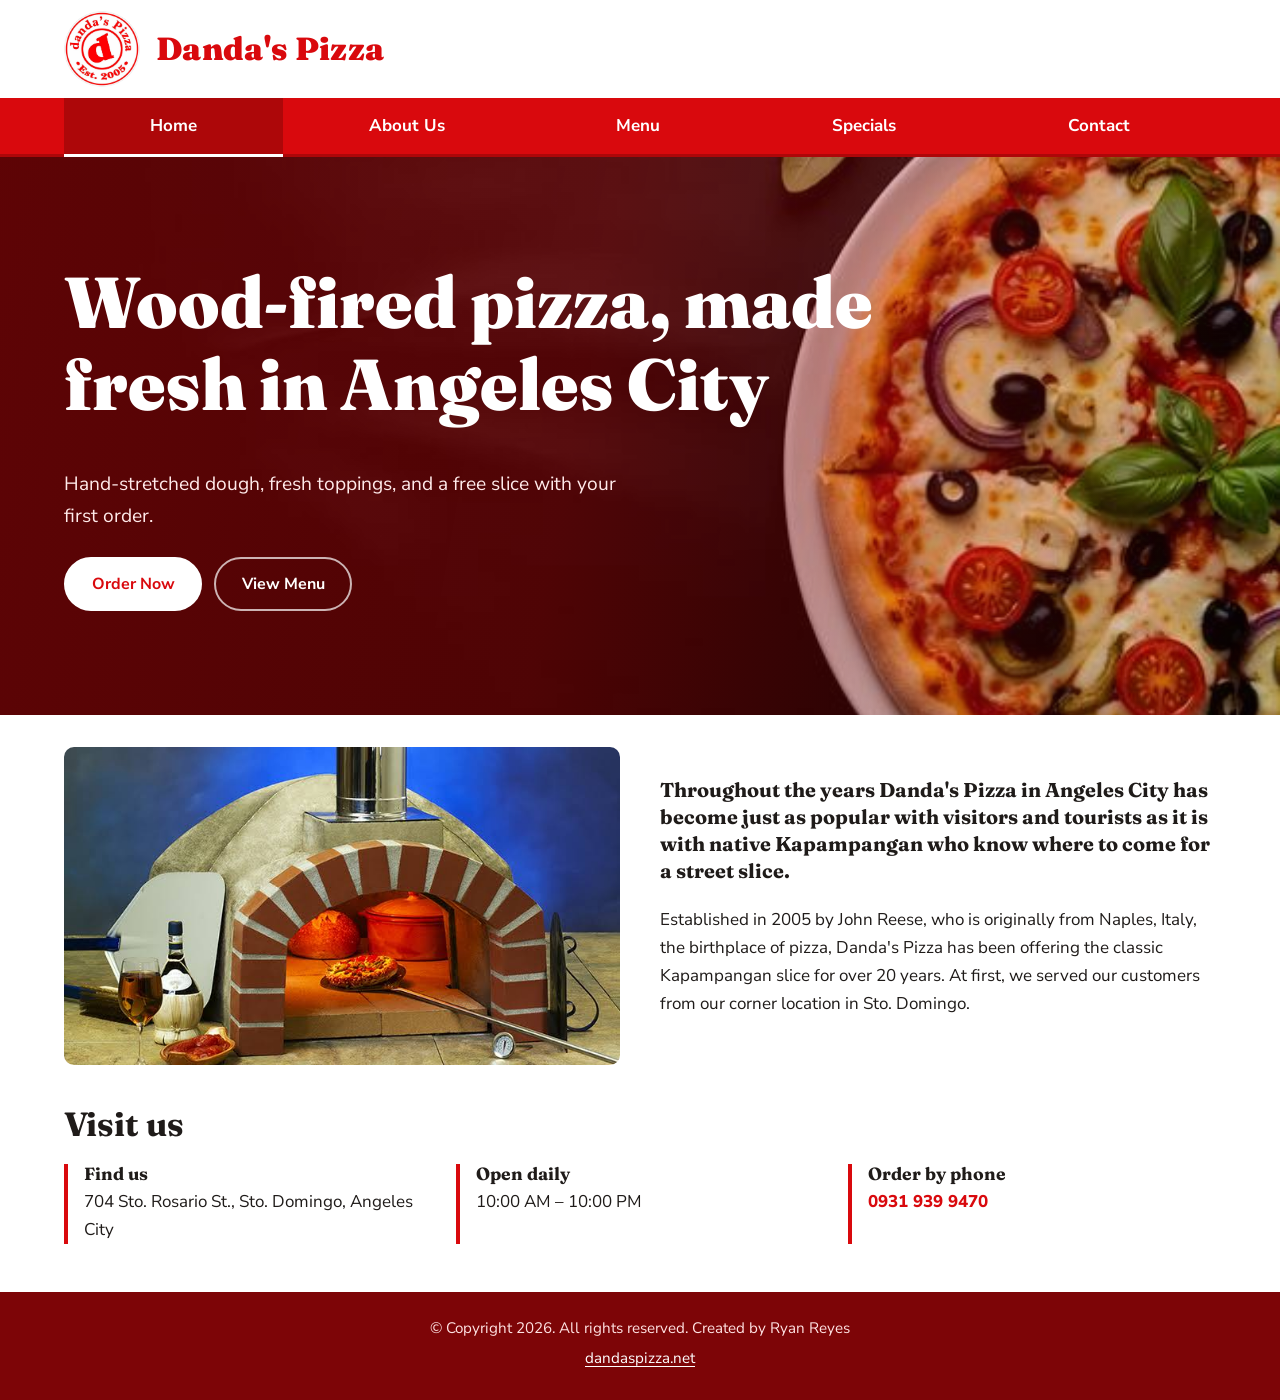
<file: index.html>
<!DOCTYPE html>
<html lang="en">
<head>
  <!--
  Name: Ryan Reyes
  Date: 2026-01-15
  Section: WD 202
  -->
  <meta charset="UTF-8">
  <meta name="viewport" content="width=device-width, initial-scale=1.0">
  <title>Danda's Pizza</title>
  <meta name="description" content="Wood-fired pizza, pasta and fries made fresh in Sto. Domingo, Angeles City. Hand-stretched dough, fresh toppings, and a free slice with your first order.">
  <link rel="preconnect" href="https://fonts.googleapis.com">
  <link rel="preconnect" href="https://fonts.gstatic.com" crossorigin>
  <link href="https://fonts.googleapis.com/css2?family=Fraunces:wght@700;900&family=Nunito+Sans:wght@400;600;700&display=swap" rel="stylesheet">
  <script>document.documentElement.classList.add("js");</script>
  <link rel="stylesheet" href="style.css">
  <link rel="shortcut icon" href="img/favicon.ico">
  <link rel="icon" type="image/png" sizes="32x32" href="img/favicon-32x32.png">
  <link rel="apple-touch-icon" sizes="180x180" href="img/apple-touch-icon.png">
</head>

<body>
  <a class="skip-link" href="#main">Skip to content</a>
  <div id="container">
    <header>
      <a href="index.html">
        <img src="img/danda's_main_logo.jpg" alt="Danda's Logo" />
      </a>
      <p class="brand">Danda's Pizza</p>
      <button class="nav-toggle" type="button" aria-expanded="false" aria-controls="site-nav" aria-label="Open menu">
        <span class="bars" aria-hidden="true"></span>
      </button>
    </header>

    <nav id="site-nav" aria-label="Main">
      <ul>
        <li><a href="index.html" aria-current="page">Home</a></li>
        <li><a href="about.html">About Us</a></li>
        <li><a href="menu.html">Menu</a></li>
        <li><a href="special.html">Specials</a></li>
        <li><a href="contact.html">Contact</a></li>
      </ul>
    </nav>

    <main id="main">
      <section class="hero">
        <h1>Wood-fired pizza, made fresh in Angeles City</h1>
        <p>Hand-stretched dough, fresh toppings, and a free slice with your first order.</p>
        <div class="hero-actions">
          <a href="tel:+639319399470" class="btn">Order Now</a>
          <a href="menu.html" class="btn-outline">View Menu</a>
        </div>
      </section>
      <section class="story about-split">
        <figure class="about-figure">
          <img src="img/woodfire.jpg" alt="Hand-stretching fresh pizza dough" loading="lazy">
        </figure>
        <div class="about-text">
          <p class="lead">Throughout the years Danda's Pizza in Angeles City has become just as popular with visitors and tourists as it is with native Kapampangan who know where to come for a street slice.</p>
          <p>Established in 2005 by John Reese, who is originally from Naples, Italy, the birthplace of pizza, Danda's Pizza has been offering the classic Kapampangan slice for over 20 years. At first, we served our customers from our corner location in Sto. Domingo.</p>
        </div>
      </section>

      <section class="visit">
        <h2>Visit us</h2>
        <div class="visit-grid">
          <div>
            <h3>Find us</h3>
            <p>704 Sto. Rosario St., Sto. Domingo, Angeles City</p>
          </div>
          <div>
            <h3>Open daily</h3>
            <p>10:00 AM &ndash; 10:00 PM</p>
          </div>
          <div>
            <h3>Order by phone</h3>
            <p><a href="tel:+639319399470" class="tel-link">0931 939 9470</a></p>
          </div>
        </div>
      </section>
    </main>

    <footer>
      <p>&copy; Copyright 2026. All rights reserved. Created by Ryan Reyes</p>
      <p><a href="http://dandaspizza.net">dandaspizza.net</a></p>
    </footer>
  </div>
  <script>
    const deals = [
      "Sunday: 10% off your entire order",
      "Monday: Buy 1 Get 1 Half Off (Overload & Hawaiian)",
      "Tuesday: 20% off family size orders",
      "Wednesday: Free garlic bread with any large pizza",
      "Thursday: Pasta combo (Lasagna or Carbonara + drink), 15% off",
      "Friday: Free 1.5L soda with a bucket of fries",
      "Saturday: Kids eat free (All Cheese slice) with an adult meal"
    ];
    const deal = document.getElementById("today-deal");
    if (deal) deal.textContent = deals[new Date().getDay()];
  </script>
  <script src="script.js"></script>
</body>
</html>
</file>
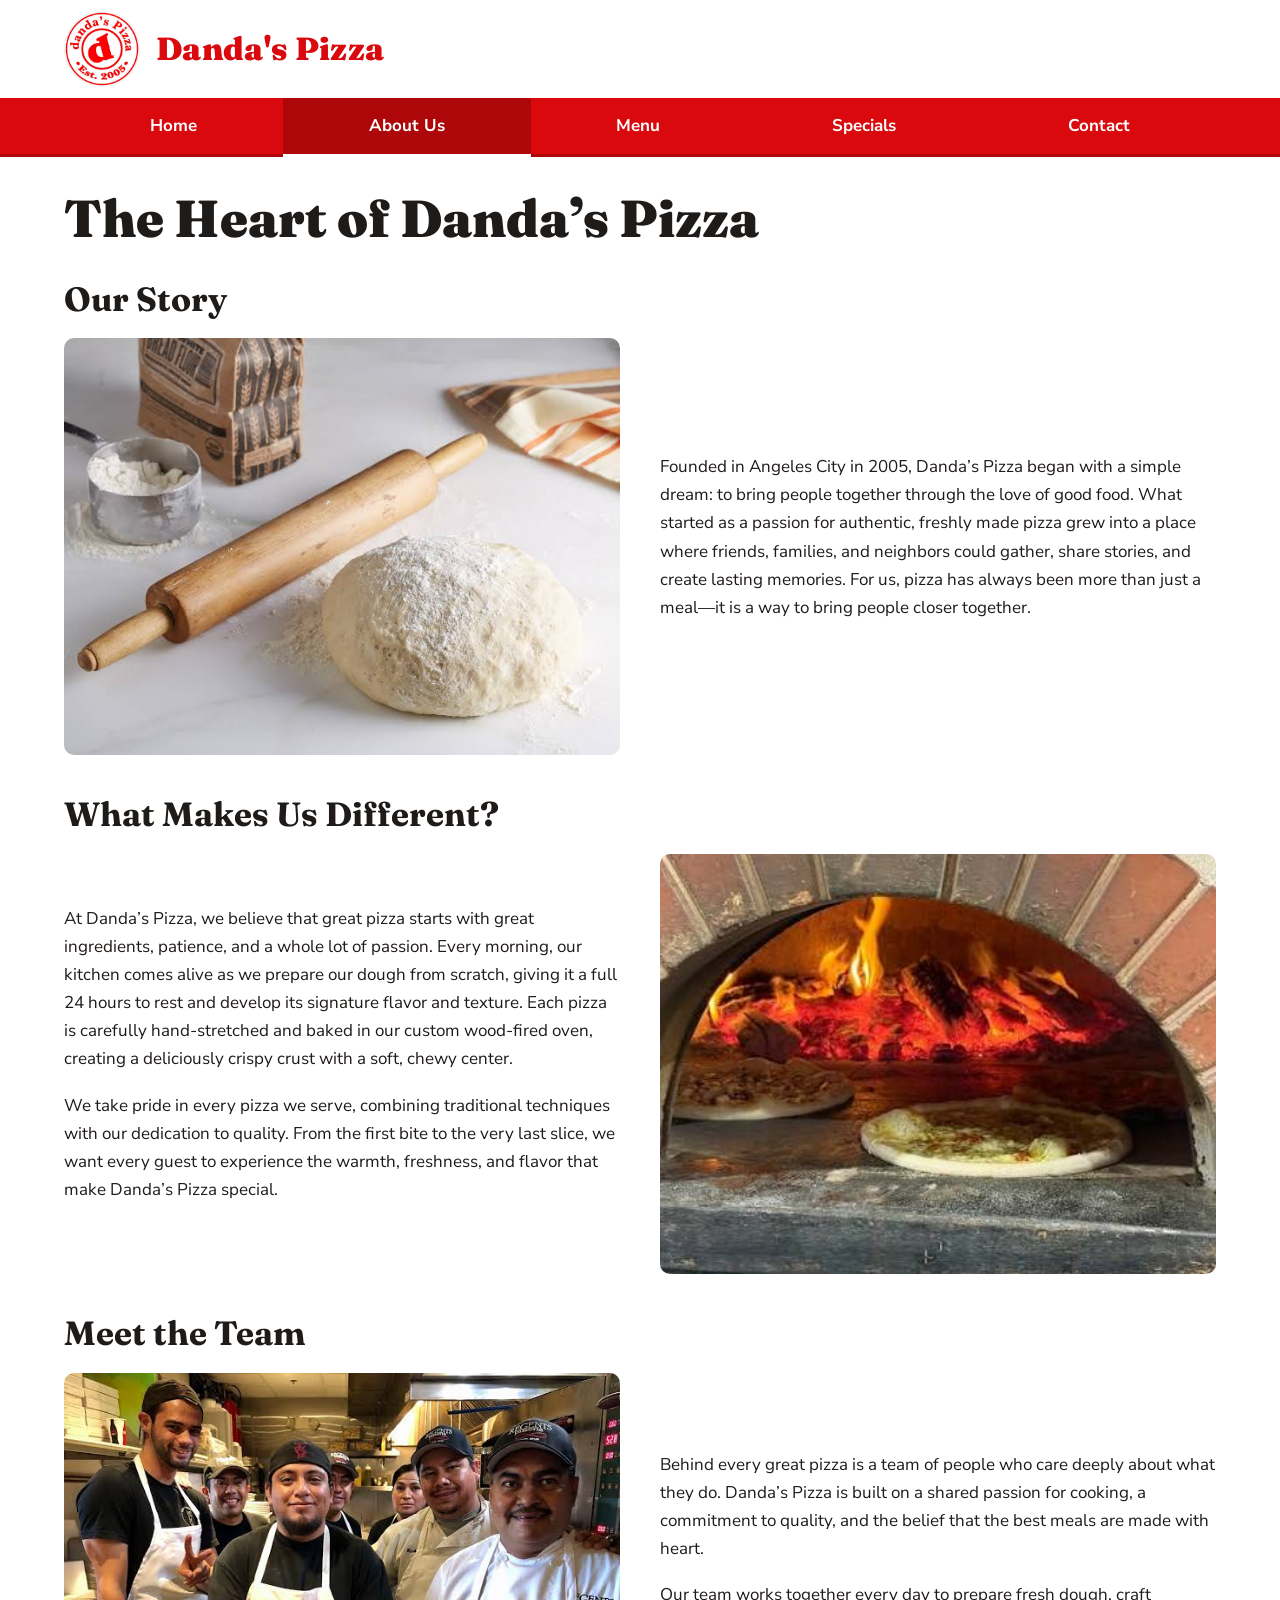
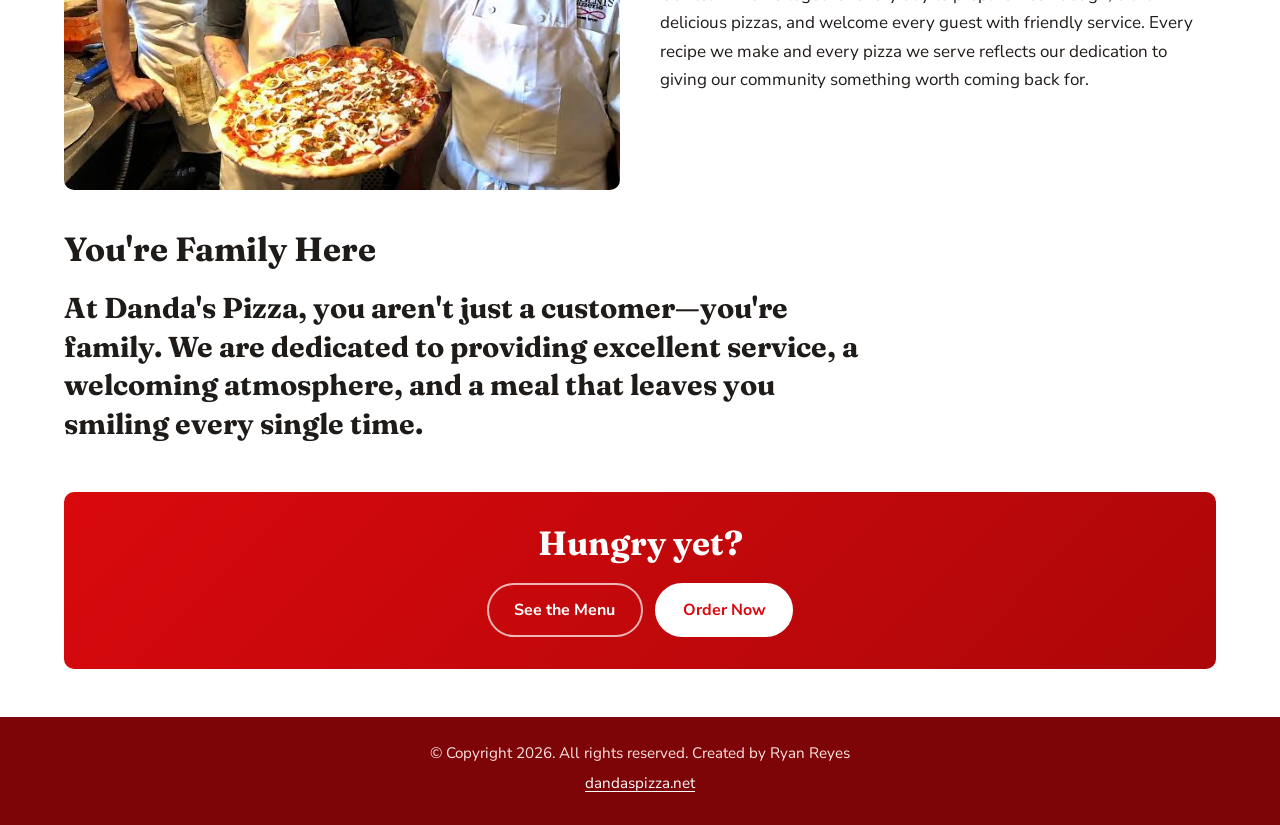
<file: about.html>
<!DOCTYPE html>
<html lang="en">
<head>
  <!--
  Name: Ryan Reyes
  Date: 2026-01-15
  Section: WD 202
  -->
  <meta charset="UTF-8">
  <meta name="viewport" content="width=device-width, initial-scale=1.0">
  <title>About Us - Danda's Pizza</title>
  <meta name="description" content="Meet the family behind Danda's Pizza in Angeles City: hand-stretched dough rested 24 hours and baked in our custom wood-fired oven.">
  <link rel="preconnect" href="https://fonts.googleapis.com">
  <link rel="preconnect" href="https://fonts.gstatic.com" crossorigin>
  <link href="https://fonts.googleapis.com/css2?family=Fraunces:wght@700;900&family=Nunito+Sans:wght@400;600;700&display=swap" rel="stylesheet">
  <script>document.documentElement.classList.add("js");</script>
  <link rel="stylesheet" href="style.css">
  <link rel="shortcut icon" href="img/favicon.ico">
  <link rel="icon" type="image/png" sizes="32x32" href="img/favicon-32x32.png">
  <link rel="apple-touch-icon" sizes="180x180" href="img/apple-touch-icon.png">
</head>

<body>
  <a class="skip-link" href="#main">Skip to content</a>
  <div id="container">
    <header>
      <a href="index.html">
        <img src="img/danda's_main_logo.jpg" alt="Danda's Logo" />
      </a>
      <p class="brand">Danda's Pizza</p>
      <button class="nav-toggle" type="button" aria-expanded="false" aria-controls="site-nav" aria-label="Open menu">
        <span class="bars" aria-hidden="true"></span>
      </button>
    </header>

    <nav id="site-nav" aria-label="Main">
      <ul>
        <li><a href="index.html">Home</a></li>
        <li><a href="about.html" aria-current="page">About Us</a></li>
        <li><a href="menu.html">Menu</a></li>
        <li><a href="special.html">Specials</a></li>
        <li><a href="contact.html">Contact</a></li>
      </ul>
    </nav>

    <main id="main">
      <h1>The Heart of Danda’s Pizza</h1>

      <section id="story">
        <h2>Our Story</h2>
        <div class="about-split">
          <figure class="about-figure">
            <img src="img/pizza_dough.jpg" alt="Preparing fresh pizza dough from scratch">
          </figure>
          <div class="about-text">
            <p>Founded in Angeles City in 2005, Danda’s Pizza began with a simple dream: to bring people together through the love of good food. What started as a passion for authentic, freshly made pizza grew into a place where friends, families, and neighbors could gather, share stories, and create lasting memories. For us, pizza has always been more than just a meal—it is a way to bring people closer together.</p>
          </div>
        </div>
      </section>

      <section id="difference">
        <h2>What Makes Us Different?</h2>
        <div class="about-split reverse">
          <figure class="about-figure">
            <img src="img/woodfire_oven.jpg" alt="Pizzas baking over real flames in our wood-fired oven">
          </figure>
          <div class="about-text">
            <p>At Danda’s Pizza, we believe that great pizza starts with great ingredients, patience, and a whole lot of passion. Every morning, our kitchen comes alive as we prepare our dough from scratch, giving it a full 24 hours to rest and develop its signature flavor and texture. Each pizza is carefully hand-stretched and baked in our custom wood-fired oven, creating a deliciously crispy crust with a soft, chewy center.</p>
            <p>We take pride in every pizza we serve, combining traditional techniques with our dedication to quality. From the first bite to the very last slice, we want every guest to experience the warmth, freshness, and flavor that make Danda’s Pizza special.</p>
          </div>
        </div>
      </section>

      <section id="team">
        <h2>Meet the Team</h2>
        <div class="about-split">
          <figure class="about-figure">
            <img src="img/pizza_team.jpg" alt="The team outside Danda's Pizza">
          </figure>
          <div class="about-text">
            <p>Behind every great pizza is a team of people who care deeply about what they do. Danda’s Pizza is built on a shared passion for cooking, a commitment to quality, and the belief that the best meals are made with heart.</p>
            <p>Our team works together every day to prepare fresh dough, craft delicious pizzas, and welcome every guest with friendly service. Every recipe we make and every pizza we serve reflects our dedication to giving our community something worth coming back for.</p>
          </div>
        </div>
      </section>

      <section id="family">
        <h2>You're Family Here</h2>
        <p class="statement">At Danda's Pizza, you aren't just a customer&mdash;you're family. We are dedicated to providing excellent service, a welcoming atmosphere, and a meal that leaves you smiling every single time.</p>
      </section>

      <div class="cta-band">
        <h2>Hungry yet?</h2>
        <div class="hero-actions">
          <a href="menu.html" class="btn-outline">See the Menu</a>
          <a href="tel:+639319399470" class="btn">Order Now</a>
        </div>
      </div>
    </main>

    <footer>
      <p>&copy; Copyright 2026. All rights reserved. Created by Ryan Reyes</p>
      <p><a href="http://dandaspizza.net">dandaspizza.net</a></p>
    </footer>
  </div>
  <script src="script.js"></script>
</body>
</html>
</file>
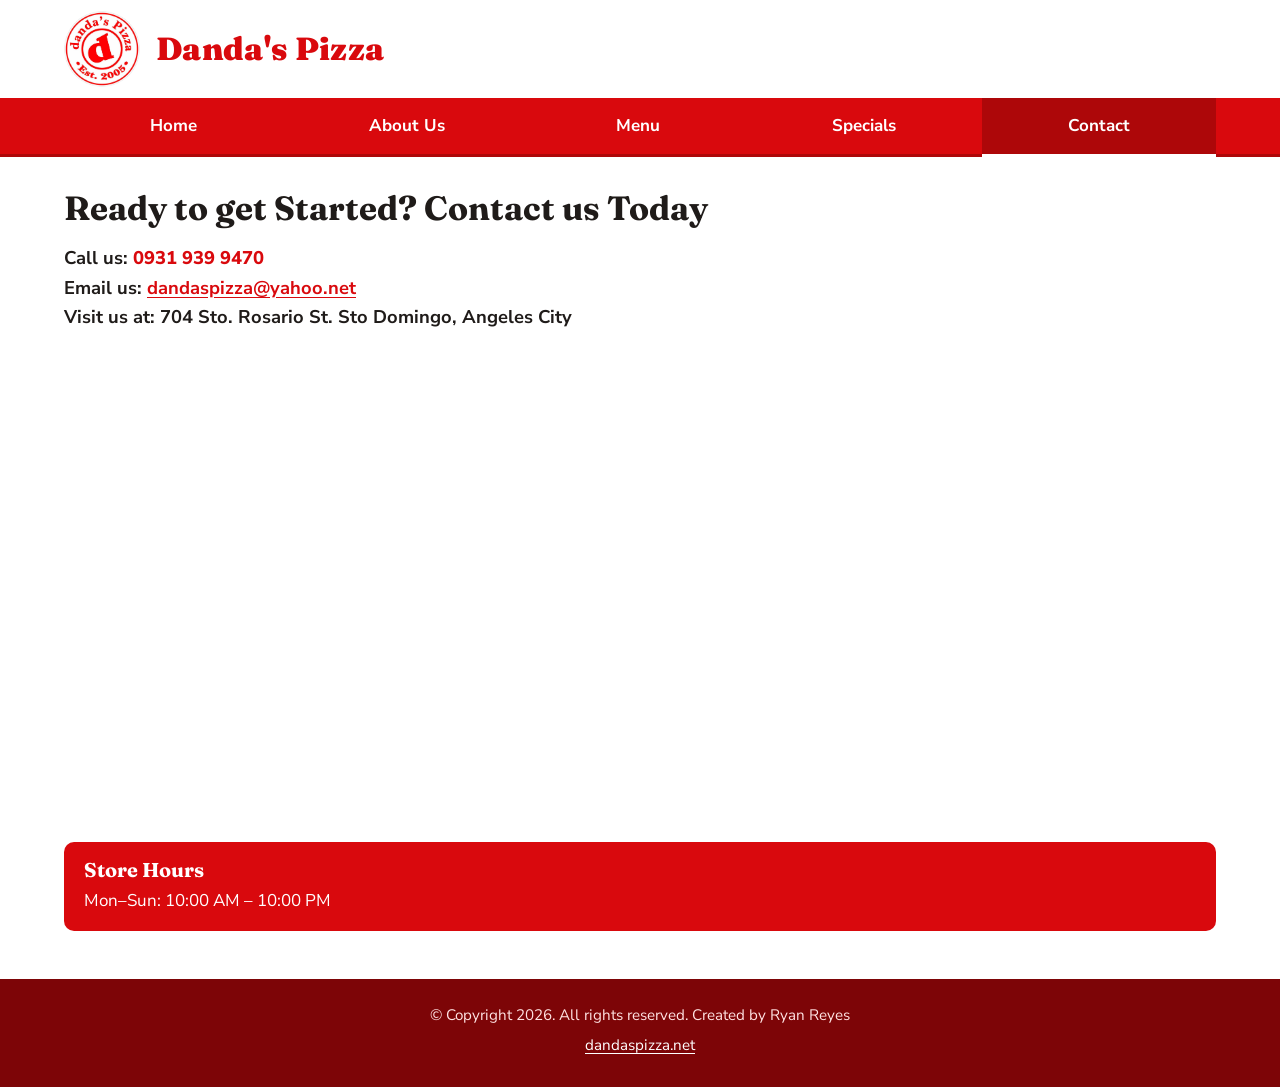
<file: contact.html>
<!DOCTYPE html>
<html lang="en">
<head>
  <!--
  Name: Ryan Reyes
  Date: 2026-01-15
  Section: WD 202
  -->
  <meta charset="UTF-8">
  <meta name="viewport" content="width=device-width, initial-scale=1.0">
  <title>Contact Us - Danda's Pizza</title>
  <meta name="description" content="Call, email, or visit Danda's Pizza at 704 Sto. Rosario St., Sto. Domingo, Angeles City. Open daily 10 AM to 10 PM.">
  <link rel="preconnect" href="https://fonts.googleapis.com">
  <link rel="preconnect" href="https://fonts.gstatic.com" crossorigin>
  <link href="https://fonts.googleapis.com/css2?family=Fraunces:wght@700;900&family=Nunito+Sans:wght@400;600;700&display=swap" rel="stylesheet">
  <script>document.documentElement.classList.add("js");</script>
  <link rel="stylesheet" href="style.css">
  <link rel="shortcut icon" href="img/favicon.ico">
  <link rel="icon" type="image/png" sizes="32x32" href="img/favicon-32x32.png">
  <link rel="apple-touch-icon" sizes="180x180" href="img/apple-touch-icon.png">
</head>

<body>
  <a class="skip-link" href="#main">Skip to content</a>
  <div id="container">
    <header>
      <a href="index.html">
        <img src="img/danda's_main_logo.jpg" alt="Danda's Logo" />
      </a>
      <p class="brand">Danda's Pizza</p>
      <button class="nav-toggle" type="button" aria-expanded="false" aria-controls="site-nav" aria-label="Open menu">
        <span class="bars" aria-hidden="true"></span>
      </button>
    </header>

    <nav id="site-nav" aria-label="Main">
      <ul>
        <li><a href="index.html">Home</a></li>
        <li><a href="about.html">About Us</a></li>
        <li><a href="menu.html">Menu</a></li>
        <li><a href="special.html">Specials</a></li>
        <li><a href="contact.html" aria-current="page">Contact</a></li>
      </ul>
    </nav>

    <main id="main">
      <section id="contact">
        <h2>Ready to get Started? Contact us Today</h2>
        <h3>Call us: <a href="tel:+639319399470" class="tel-link">0931 939 9470</a></h3>
        <h3>Email us: <a href="mailto:dandaspizza@yahoo.net" class="contact-email-link">dandaspizza@yahoo.net</a></h3>
        <h3>Visit us at: 704 Sto. Rosario St. Sto Domingo, Angeles City</h3>
        <iframe class="map" src="https://www.google.com/maps/embed?pb=!3m2!1sen!2sph!4v1785929539257!5m2!1sen!2sph!6m8!1m7!1sDUNP_WvwQi7roNYIYuZ-tA!2m2!1d15.12654942748949!2d120.5972105391958!3f180.46936796035843!4f1.1063073337973606!5f0.7820865974627469" width="600" height="450" style="border:0;" allowfullscreen="" loading="lazy" referrerpolicy="strict-origin-when-cross-origin"></iframe>
      </section>

      <aside class="hours">
        <h3>Store Hours</h3>
        <ul>
          <li>Mon–Sun: 10:00 AM – 10:00 PM</li>
        </ul>
      </aside>
    </main>

    <footer>
      <p>&copy; Copyright 2026. All rights reserved. Created by Ryan Reyes</p>
      <p><a href="http://dandaspizza.net">dandaspizza.net</a></p>
    </footer>
  </div>
  <script src="script.js"></script>
</body>
</html>
</file>
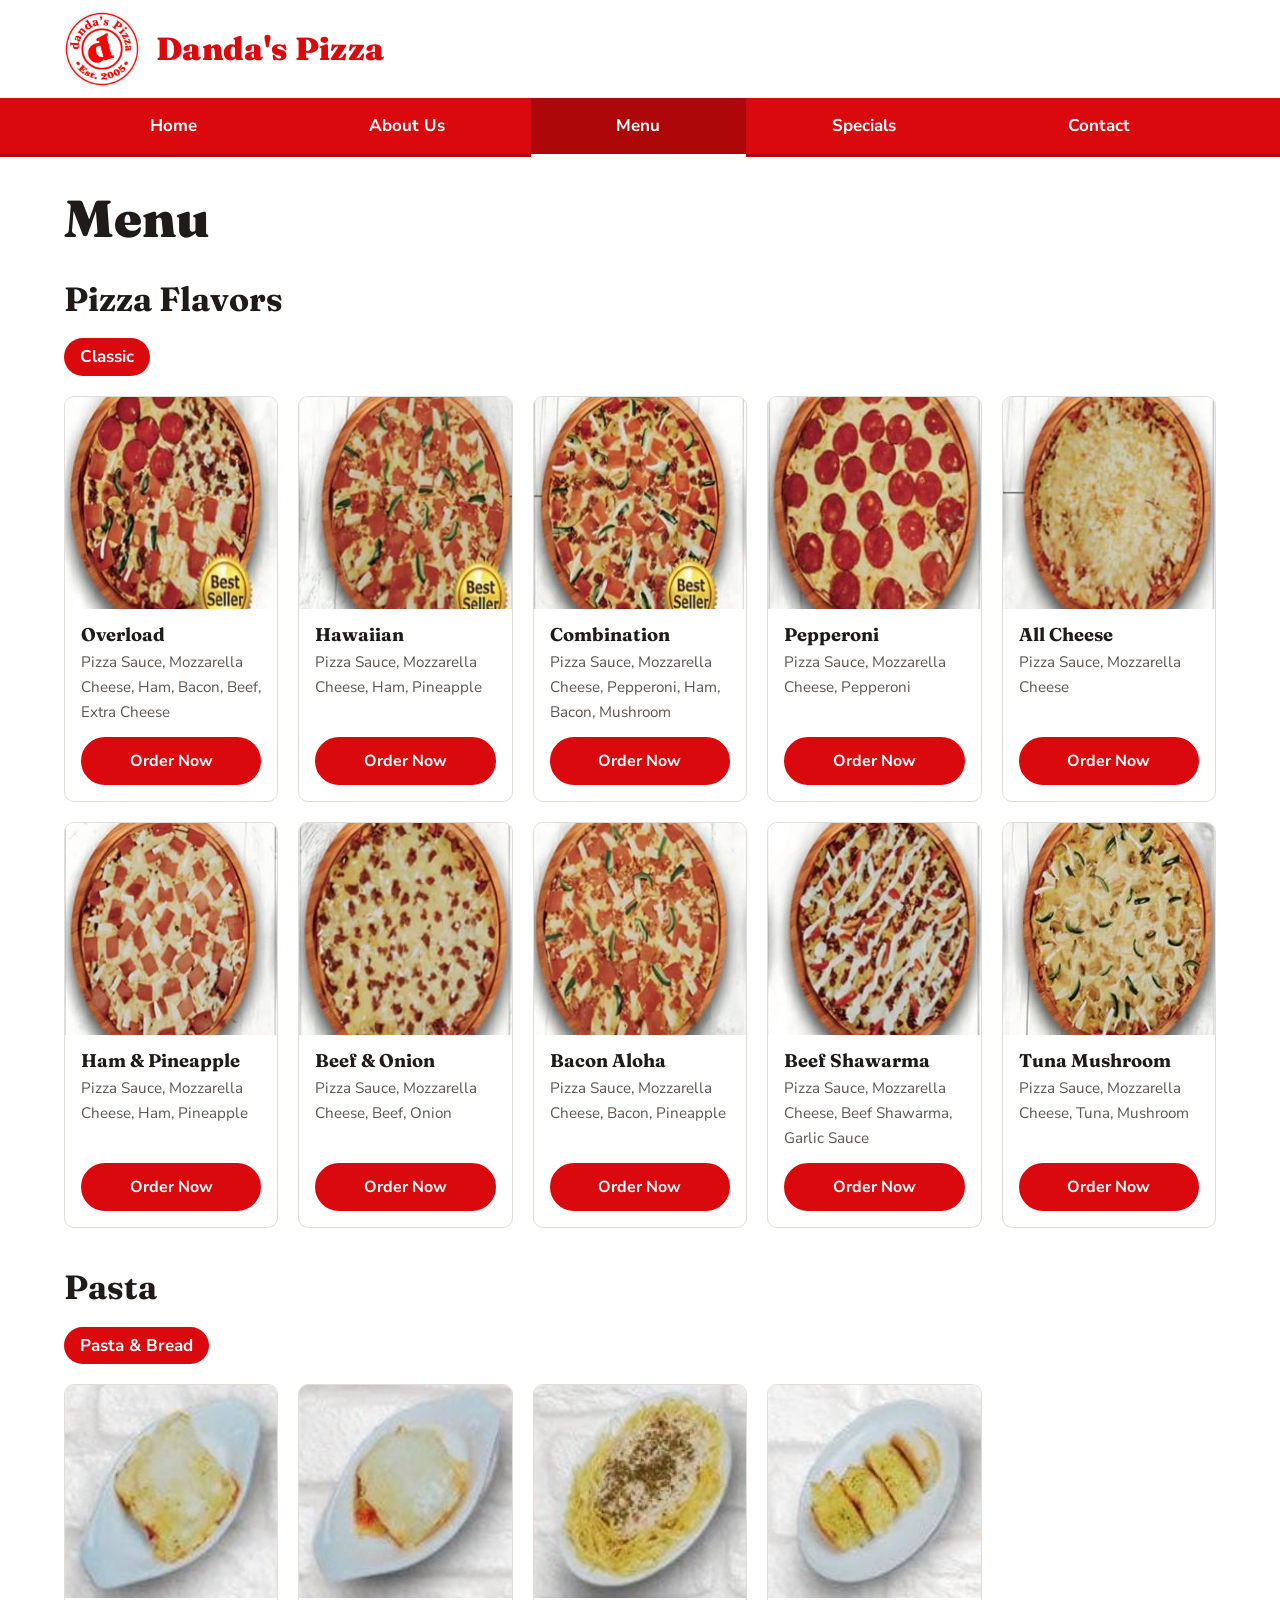
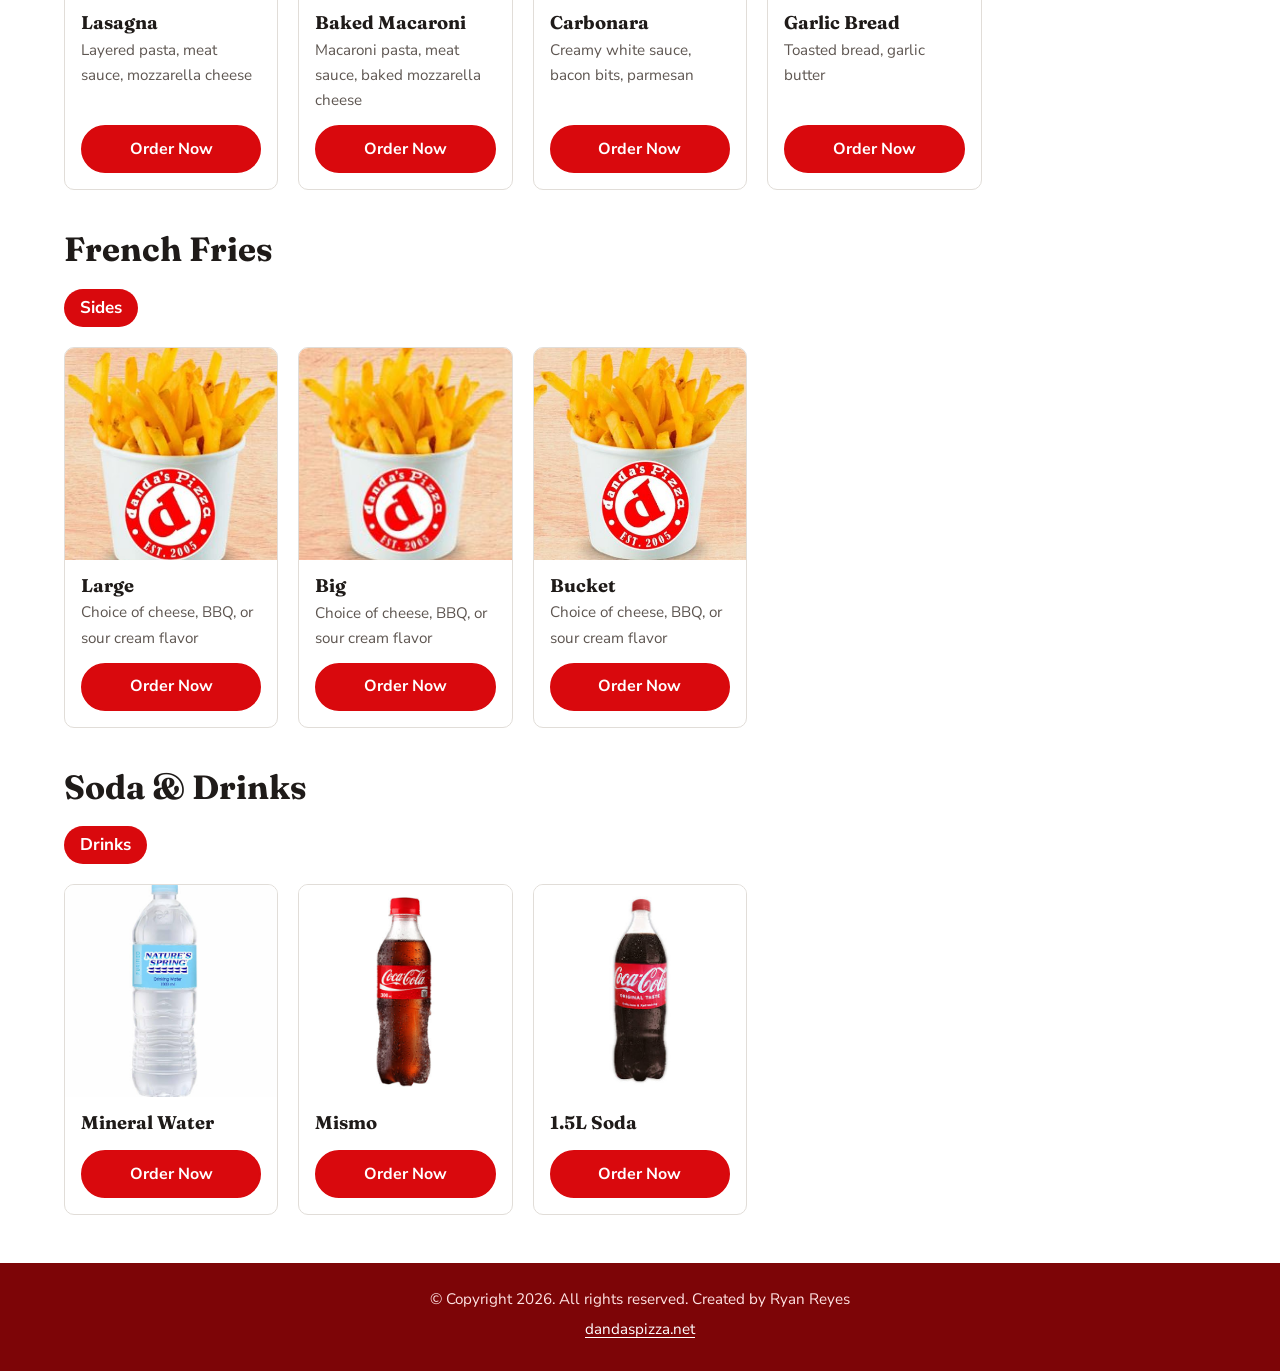
<file: menu.html>
<!DOCTYPE html>
<html lang="en">
<head>
  <!--
  Name: Ryan Reyes
  Date: 2026-01-15
  Section: WD 202
  -->
  <meta charset="UTF-8">
  <meta name="viewport" content="width=device-width, initial-scale=1.0">
  <title>Menu - Danda's Pizza</title>
  <meta name="description" content="Danda's Pizza menu: classic pizza flavors, pasta, garlic bread, French fries, and drinks. Call to order in Angeles City.">
  <link rel="preconnect" href="https://fonts.googleapis.com">
  <link rel="preconnect" href="https://fonts.gstatic.com" crossorigin>
  <link href="https://fonts.googleapis.com/css2?family=Fraunces:wght@700;900&family=Nunito+Sans:wght@400;600;700&display=swap" rel="stylesheet">
  <script>document.documentElement.classList.add("js");</script>
  <link rel="stylesheet" href="style.css">
  <link rel="shortcut icon" href="img/favicon.ico">
  <link rel="icon" type="image/png" sizes="32x32" href="img/favicon-32x32.png">
  <link rel="apple-touch-icon" sizes="180x180" href="img/apple-touch-icon.png">
</head>

<body>
  <a class="skip-link" href="#main">Skip to content</a>
  <div id="container">
    <header>
      <a href="index.html">
        <img src="img/danda's_main_logo.jpg" alt="Danda's Logo" />
      </a>
      <p class="brand">Danda's Pizza</p>
      <button class="nav-toggle" type="button" aria-expanded="false" aria-controls="site-nav" aria-label="Open menu">
        <span class="bars" aria-hidden="true"></span>
      </button>
    </header>

    <nav id="site-nav" aria-label="Main">
      <ul>
        <li><a href="index.html">Home</a></li>
        <li><a href="about.html">About Us</a></li>
        <li><a href="menu.html" aria-current="page">Menu</a></li>
        <li><a href="special.html">Specials</a></li>
        <li><a href="contact.html">Contact</a></li>
      </ul>
    </nav>

    <main id="main">
      <h1>Menu</h1>
      <section id="pizza-flavors">
        <h2>Pizza Flavors</h2>
        <div class="menu-banner">Classic</div>
        <ul class="menu-cards-grid">
          <li class="menu-card">
            <div class="menu-card-image">
              <img loading="lazy" src="img/overload.JPG" alt="Overload pizza">
            </div>
            <a href="tel:+639319399470" class="order-btn">Order Now</a>
            <div class="menu-card-info">
              <h3 class="item-title">Overload</h3>
              <p class="item-desc">Pizza Sauce, Mozzarella Cheese, Ham, Bacon, Beef, Extra Cheese</p>
            </div>
          </li>
          <li class="menu-card">
            <div class="menu-card-image">
              <img loading="lazy" src="img/hawaiian.JPG" alt="Hawaiian pizza">
            </div>
            <a href="tel:+639319399470" class="order-btn">Order Now</a>
            <div class="menu-card-info">
              <h3 class="item-title">Hawaiian</h3>
              <p class="item-desc">Pizza Sauce, Mozzarella Cheese, Ham, Pineapple</p>
            </div>
          </li>
          <li class="menu-card">
            <div class="menu-card-image">
              <img loading="lazy" src="img/combination.JPG" alt="Combination pizza">
            </div>
            <a href="tel:+639319399470" class="order-btn">Order Now</a>
            <div class="menu-card-info">
              <h3 class="item-title">Combination</h3>
              <p class="item-desc">Pizza Sauce, Mozzarella Cheese, Pepperoni, Ham, Bacon, Mushroom</p>
            </div>
          </li>
          <li class="menu-card">
            <div class="menu-card-image">
              <img loading="lazy" src="img/pepperoni.JPG" alt="Pepperoni pizza">
            </div>
            <a href="tel:+639319399470" class="order-btn">Order Now</a>
            <div class="menu-card-info">
              <h3 class="item-title">Pepperoni</h3>
              <p class="item-desc">Pizza Sauce, Mozzarella Cheese, Pepperoni</p>
            </div>
          </li>
          <li class="menu-card">
            <div class="menu-card-image">
              <img loading="lazy" src="img/allcheese.JPG" alt="All Cheese pizza">
            </div>
            <a href="tel:+639319399470" class="order-btn">Order Now</a>
            <div class="menu-card-info">
              <h3 class="item-title">All Cheese</h3>
              <p class="item-desc">Pizza Sauce, Mozzarella Cheese</p>
            </div>
          </li>
          <li class="menu-card">
            <div class="menu-card-image">
              <img loading="lazy" src="img/ham_pineapple.JPG" alt="Ham and Pineapple pizza">
            </div>
            <a href="tel:+639319399470" class="order-btn">Order Now</a>
            <div class="menu-card-info">
              <h3 class="item-title">Ham &amp; Pineapple</h3>
              <p class="item-desc">Pizza Sauce, Mozzarella Cheese, Ham, Pineapple</p>
            </div>
          </li>
          <li class="menu-card">
            <div class="menu-card-image">
              <img loading="lazy" src="img/beef_onion.JPG" alt="Beef and Onion pizza">
            </div>
            <a href="tel:+639319399470" class="order-btn">Order Now</a>
            <div class="menu-card-info">
              <h3 class="item-title">Beef &amp; Onion</h3>
              <p class="item-desc">Pizza Sauce, Mozzarella Cheese, Beef, Onion</p>
            </div>
          </li>
          <li class="menu-card">
            <div class="menu-card-image">
              <img loading="lazy" src="img/bacon_aloha.JPG" alt="Bacon Aloha pizza">
            </div>
            <a href="tel:+639319399470" class="order-btn">Order Now</a>
            <div class="menu-card-info">
              <h3 class="item-title">Bacon Aloha</h3>
              <p class="item-desc">Pizza Sauce, Mozzarella Cheese, Bacon, Pineapple</p>
            </div>
          </li>
          <li class="menu-card">
            <div class="menu-card-image">
              <img loading="lazy" src="img/beef_shawarma.JPG" alt="Beef Shawarma pizza">
            </div>
            <a href="tel:+639319399470" class="order-btn">Order Now</a>
            <div class="menu-card-info">
              <h3 class="item-title">Beef Shawarma</h3>
              <p class="item-desc">Pizza Sauce, Mozzarella Cheese, Beef Shawarma, Garlic Sauce</p>
            </div>
          </li>
          <li class="menu-card">
            <div class="menu-card-image">
              <img loading="lazy" src="img/mushroom.JPG" alt="Tuna Mushroom pizza">
            </div>
            <a href="tel:+639319399470" class="order-btn">Order Now</a>
            <div class="menu-card-info">
              <h3 class="item-title">Tuna Mushroom</h3>
              <p class="item-desc">Pizza Sauce, Mozzarella Cheese, Tuna, Mushroom</p>
            </div>
          </li>
        </ul>
      </section>

      <section id="pasta">
        <h2>Pasta</h2>
        <div class="menu-banner">Pasta &amp; Bread</div>
        <ul class="menu-cards-grid">
          <li class="menu-card">
            <div class="menu-card-image">
              <img loading="lazy" src="img/lasagna.JPG" alt="Lasagna">
            </div>
            <a href="tel:+639319399470" class="order-btn">Order Now</a>
            <div class="menu-card-info">
              <h3 class="item-title">Lasagna</h3>
              <p class="item-desc">Layered pasta, meat sauce, mozzarella cheese</p>
            </div>
          </li>
          <li class="menu-card">
            <div class="menu-card-image">
              <img loading="lazy" src="img/macaroni.JPG" alt="Baked Macaroni">
            </div>
            <a href="tel:+639319399470" class="order-btn">Order Now</a>
            <div class="menu-card-info">
              <h3 class="item-title">Baked Macaroni</h3>
              <p class="item-desc">Macaroni pasta, meat sauce, baked mozzarella cheese</p>
            </div>
          </li>
          <li class="menu-card">
            <div class="menu-card-image">
              <img loading="lazy" src="img/carbonara.JPG" alt="Carbonara">
            </div>
            <a href="tel:+639319399470" class="order-btn">Order Now</a>
            <div class="menu-card-info">
              <h3 class="item-title">Carbonara</h3>
              <p class="item-desc">Creamy white sauce, bacon bits, parmesan</p>
            </div>
          </li>
          <li class="menu-card">
            <div class="menu-card-image">
              <img loading="lazy" src="img/garlic_bread.JPG" alt="Garlic Bread">
            </div>
            <a href="tel:+639319399470" class="order-btn">Order Now</a>
            <div class="menu-card-info">
              <h3 class="item-title">Garlic Bread</h3>
              <p class="item-desc">Toasted bread, garlic butter</p>
            </div>
          </li>
        </ul>
      </section>

      <section id="fries">
        <h2>French Fries</h2>
        <div class="menu-banner">Sides</div>
        <ul class="menu-cards-grid">
          <li class="menu-card">
            <div class="menu-card-image">
              <img loading="lazy" src="img/large.JPG" alt="Large French Fries">
            </div>
            <a href="tel:+639319399470" class="order-btn">Order Now</a>
            <div class="menu-card-info">
              <h3 class="item-title">Large</h3>
              <p class="item-desc">Choice of cheese, BBQ, or sour cream flavor</p>
            </div>
          </li>
          <li class="menu-card">
            <div class="menu-card-image">
              <img loading="lazy" src="img/big.JPG" alt="Big French Fries">
            </div>
            <a href="tel:+639319399470" class="order-btn">Order Now</a>
            <div class="menu-card-info">
              <h3 class="item-title">Big</h3>
              <p class="item-desc">Choice of cheese, BBQ, or sour cream flavor</p>
            </div>
          </li>
          <li class="menu-card">
            <div class="menu-card-image">
              <img loading="lazy" src="img/bucket.JPG" alt="Bucket of French Fries">
            </div>
            <a href="tel:+639319399470" class="order-btn">Order Now</a>
            <div class="menu-card-info">
              <h3 class="item-title">Bucket</h3>
              <p class="item-desc">Choice of cheese, BBQ, or sour cream flavor</p>
            </div>
          </li>
        </ul>
      </section>

      <section id="soda">
        <h2>Soda &amp; Drinks</h2>
        <div class="menu-banner">Drinks</div>
        <ul class="menu-cards-grid">
          <li class="menu-card">
            <div class="menu-card-image">
              <img loading="lazy" src="img/water.jpg" alt="Mineral Water">
            </div>
            <a href="tel:+639319399470" class="order-btn">Order Now</a>
            <div class="menu-card-info">
              <h3 class="item-title">Mineral Water</h3>
            </div>
          </li>
          <li class="menu-card">
            <div class="menu-card-image">
              <img loading="lazy" src="img/mismo.jpg" alt="Mismo drink">
            </div>
            <a href="tel:+639319399470" class="order-btn">Order Now</a>
            <div class="menu-card-info">
              <h3 class="item-title">Mismo</h3>
            </div>
          </li>
          <li class="menu-card">
            <div class="menu-card-image">
              <img loading="lazy" src="img/sodas.jpg" alt="1.5 Liter Soda">
            </div>
            <a href="tel:+639319399470" class="order-btn">Order Now</a>
            <div class="menu-card-info">
              <h3 class="item-title">1.5L Soda</h3>
            </div>
          </li>
        </ul>
      </section>
    </main>

    <footer>
      <p>&copy; Copyright 2026. All rights reserved. Created by Ryan Reyes</p>
      <p><a href="http://dandaspizza.net">dandaspizza.net</a></p>
    </footer>
  </div>
  <script src="script.js"></script>
</body>
</html>
</file>
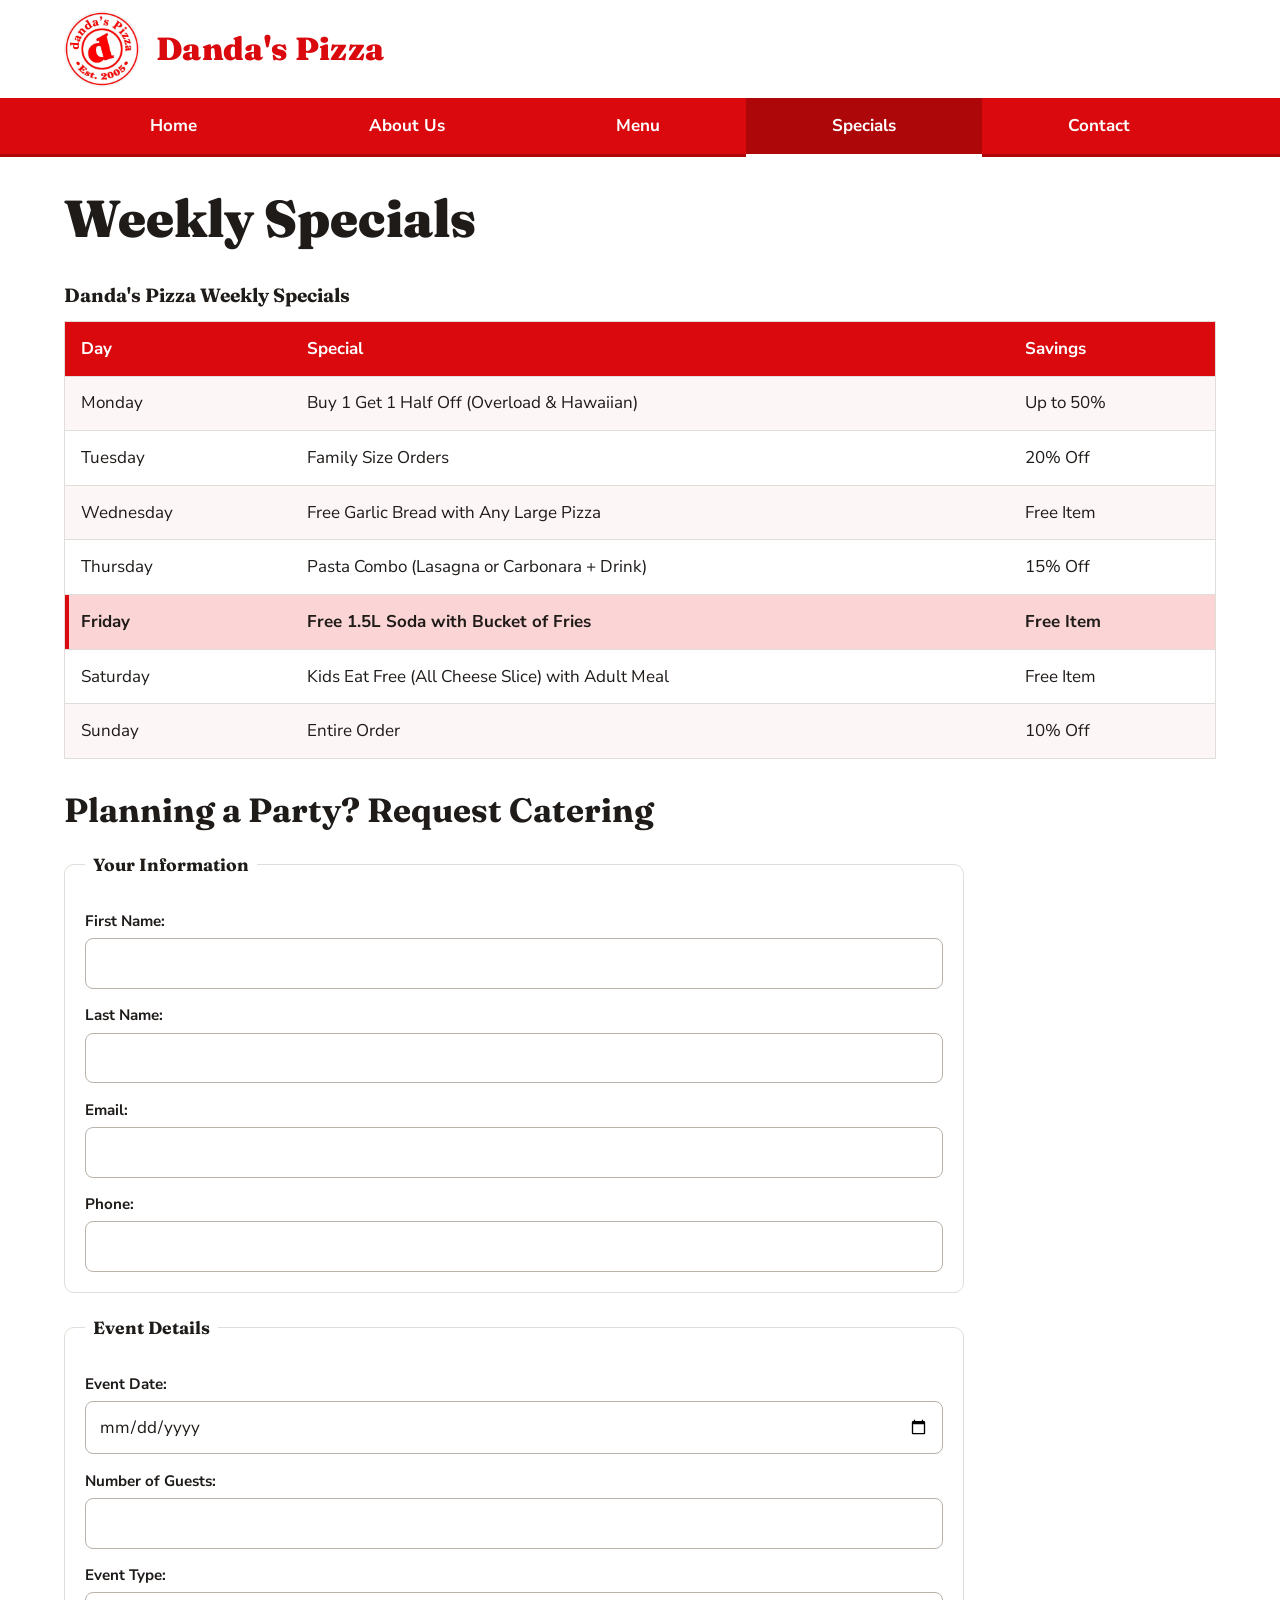
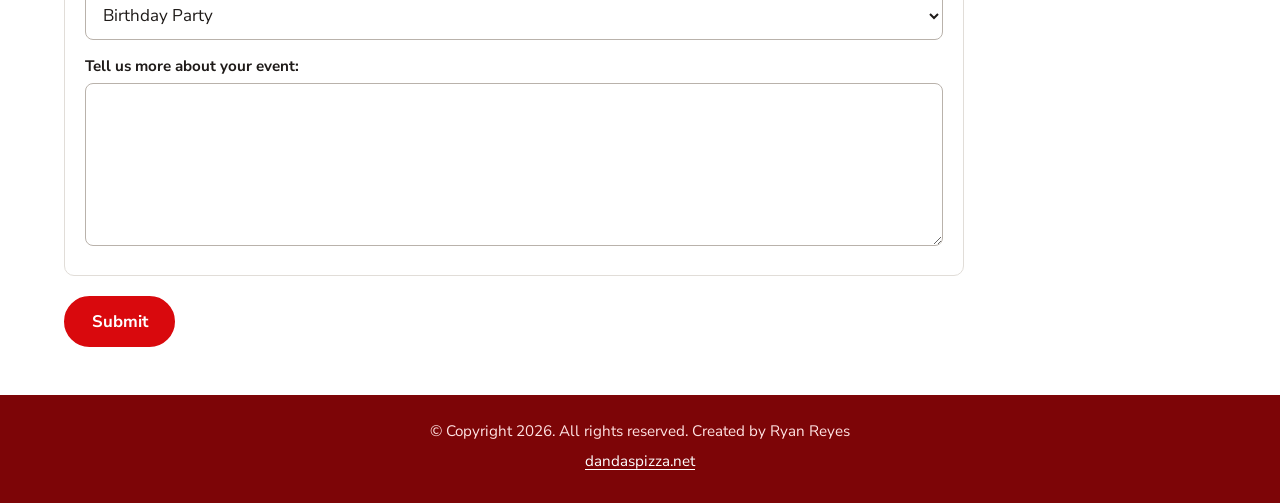
<file: special.html>
<!DOCTYPE html>
<html lang="en">
<head>
  <!--
  Name: Ryan Reyes
  Date: 2026-01-15
  Section: WD 202
  -->
  <meta charset="UTF-8">
  <meta name="viewport" content="width=device-width, initial-scale=1.0">
  <title>Specials - Danda's Pizza</title>
  <meta name="description" content="Weekly specials at Danda's Pizza in Angeles City, plus catering requests for birthdays, family gatherings, and corporate events.">
  <link rel="preconnect" href="https://fonts.googleapis.com">
  <link rel="preconnect" href="https://fonts.gstatic.com" crossorigin>
  <link href="https://fonts.googleapis.com/css2?family=Fraunces:wght@700;900&family=Nunito+Sans:wght@400;600;700&display=swap" rel="stylesheet">
  <script>document.documentElement.classList.add("js");</script>
  <link rel="stylesheet" href="style.css">
  <link rel="shortcut icon" href="img/favicon.ico">
  <link rel="icon" type="image/png" sizes="32x32" href="img/favicon-32x32.png">
  <link rel="apple-touch-icon" sizes="180x180" href="img/apple-touch-icon.png">
</head>

<body>
  <a class="skip-link" href="#main">Skip to content</a>
  <div id="container">
    <header>
      <a href="index.html">
        <img src="img/danda's_main_logo.jpg" alt="Danda's Logo" />
      </a>
      <p class="brand">Danda's Pizza</p>
      <button class="nav-toggle" type="button" aria-expanded="false" aria-controls="site-nav" aria-label="Open menu">
        <span class="bars" aria-hidden="true"></span>
      </button>
    </header>

    <nav id="site-nav" aria-label="Main">
      <ul>
        <li><a href="index.html">Home</a></li>
        <li><a href="about.html">About Us</a></li>
        <li><a href="menu.html">Menu</a></li>
        <li><a href="special.html" aria-current="page">Specials</a></li>
        <li><a href="contact.html">Contact</a></li>
      </ul>
    </nav>

    <main id="main">
      <h1>Weekly Specials</h1>
      <div id="specials">
        <div class="tablet-desktop">
         
          <div class="table-wrap">
          <table>
            <caption>Danda's Pizza Weekly Specials</caption>
            <tr>
              <th>Day</th>
              <th>Special</th>
              <th>Savings</th>
            </tr>
            <tr>
              <td>Monday</td>
              <td>Buy 1 Get 1 Half Off (Overload &amp; Hawaiian)</td>
              <td>Up to 50%</td>
            </tr>
            <tr>
              <td>Tuesday</td>
              <td>Family Size Orders</td>
              <td>20% Off</td>
            </tr>
            <tr>
              <td>Wednesday</td>
              <td>Free Garlic Bread with Any Large Pizza</td>
              <td>Free Item</td>
            </tr>
            <tr>
              <td>Thursday</td>
              <td>Pasta Combo (Lasagna or Carbonara + Drink)</td>
              <td>15% Off</td>
            </tr>
            <tr>
              <td>Friday</td>
              <td>Free 1.5L Soda with Bucket of Fries</td>
              <td>Free Item</td>
            </tr>
            <tr>
              <td>Saturday</td>
              <td>Kids Eat Free (All Cheese Slice) with Adult Meal</td>
              <td>Free Item</td>
            </tr>
            <tr>
              <td>Sunday</td>
              <td>Entire Order</td>
              <td>10% Off</td>
            </tr>
          </table>
          </div>
        </div>
      </div>

      <div id="form">
        <h2>Planning a Party? Request Catering</h2>
        <form class="form-grid">
          <fieldset>
            <legend>Your Information</legend>
            <label for="fname">First Name:</label>
            <input type="text" name="fname" id="fname" required>

            <label for="lname">Last Name:</label>
            <input type="text" name="lname" id="lname" required>

            <label for="email">Email:</label>
            <input type="email" name="email" id="email" required>

            <label for="phone">Phone:</label>
            <input type="tel" name="phone" id="phone" required>
          </fieldset>

          <fieldset>
            <legend>Event Details</legend>
            <label for="eventdate">Event Date:</label>
            <input type="date" name="eventdate" id="eventdate">

            <label for="guests">Number of Guests:</label>
            <input type="number" name="guests" id="guests" min="1">

            <label for="eventtype">Event Type:</label>
            <select name="eventtype" id="eventtype">
              <option value="birthday">Birthday Party</option>
              <option value="corporate">Corporate Event</option>
              <option value="family">Family Gathering</option>
              <option value="other">Other</option>
            </select>

            <label for="message">Tell us more about your event:</label>
            <textarea id="message" name="message" rows="5" cols="35"></textarea>
          </fieldset>

          <input type="submit" id="submit" value="Submit" class="btn">
        </form>
      </div>
    </main>

    <footer>
      <p>&copy; Copyright 2026. All rights reserved. Created by Ryan Reyes</p>
      <p><a href="http://dandaspizza.net">dandaspizza.net</a></p>
    </footer>
  </div>
  <script>
    const d = new Date().getDay();
    const row = document.querySelectorAll("#specials table tr")[d === 0 ? 7 : d];
    if (row) row.classList.add("today");
  </script>
  <script src="script.js"></script>
</body>
</html>
</file>
<file: style.css>
/*
  Name: Ryan Reyes
  Date: 2026-01-15
  Section: WD 202
  Danda's Pizza - shared stylesheet
*/

:root {
  --char: #1f1b19;        /* near-black for video/backdrops */
  --tomato: #d9090d;      /* logo red */
  --tomato-dark: #ad0709;
  --tomato-deep: #7d0507; /* footer */
  --tint: #fdecec;        /* light red wash */
  --flour: #f6f5f3;       /* page background */
  --white: #ffffff;
  --ink: #1f1b19;
  --muted: #5e5651;
  --line: #e1ddd8;
  --radius: 10px;
  --gutter: clamp(1.25rem, 5vw, 4.5rem);
  --hero-image: url("img/bg_pizza_photo.jpg"); 
  --font-display: "Fraunces", Georgia, serif;
  --font-body: "Nunito Sans", system-ui, -apple-system, "Segoe UI", sans-serif;
}

*, *::before, *::after { box-sizing: border-box; }

html { scroll-behavior: smooth; }

body {
  margin: 0;
  font-family: var(--font-body);
  font-size: 1.0625rem;
  line-height: 1.65;
  color: var(--ink);
  background: var(--flour);
}

img, video, iframe { max-width: 100%; }
img { display: block; height: auto; }

h1, h2, h3 {
  font-family: var(--font-display);
  line-height: 1.15;
  margin: 0 0 0.6em;
  color: var(--ink);
}
h1 { font-size: clamp(2rem, 5vw, 3.25rem); font-weight: 900; }
h2 { font-size: clamp(1.5rem, 3.2vw, 2.1rem); font-weight: 700; }
h3 { font-size: 1.25rem; font-weight: 700; }

p { margin: 0 0 1.1em; max-width: 75ch; }

a { color: var(--tomato); text-underline-offset: 3px; }
a:hover { color: var(--tomato-dark); }

:focus-visible {
  outline: 3px solid var(--ink);
  outline-offset: 3px;
  box-shadow: 0 0 0 6px var(--white);
  border-radius: 4px;
}

/* ---------- Skip link ---------- */
.skip-link {
  position: absolute;
  left: 1rem;
  top: -4rem;
  z-index: 100;
  background: var(--tomato);
  color: var(--white);
  padding: 0.6rem 1rem;
  border-radius: var(--radius);
  font-weight: 700;
}
.skip-link:focus { top: 1rem; color: var(--white); }

/* ---------- Layout shell ---------- */
#container {
  width: 100%;
  max-width: none;
  margin: 0;
  background: var(--white);
  min-height: 100vh;
  display: flex;
  flex-direction: column;
}

main {
  flex: 1;
  width: 100%;
  padding: 2rem var(--gutter) 3rem;
}

/* ---------- Header ---------- */
header {
  display: flex;
  align-items: center;
  gap: 1rem;
  padding: 0.7rem var(--gutter);
  background: var(--white);
}
header a { display: block; line-height: 0; }
header img {
  width: 76px;
  height: 76px;
  object-fit: cover;
  border-radius: 50%;
}
.brand {
  margin: 0;
  font-family: var(--font-display);
  font-weight: 900;
  font-size: clamp(1.4rem, 4vw, 2rem);
  color: var(--tomato);
  letter-spacing: 0.01em;
}

/* ---------- Navigation ---------- */
nav {
  background: var(--tomato);
  border-bottom: 3px solid var(--tomato-dark);
}
nav ul {
  list-style: none;
  margin: 0;
  padding: 0 var(--gutter);
  display: flex;
  flex-wrap: wrap;
}
nav li { flex: 1 1 auto; }
nav a {
  display: block;
  padding: 0.85rem 1rem;
  text-align: center;
  text-decoration: none;
  font-weight: 700;
  color: var(--white);
  border-bottom: 3px solid transparent;
  margin-bottom: -3px;
  transition: background 0.15s, color 0.15s;
}
nav a:hover { background: rgba(255, 255, 255, 0.16); color: var(--white); }
nav a[aria-current="page"] {
  color: var(--white);
  background: var(--tomato-dark);
  border-bottom-color: var(--white);
}

/* ---------- Hamburger button (phones, JS only) ---------- */
.nav-toggle {
  display: none;
  margin-left: auto;
  width: 46px;
  height: 46px;
  padding: 0;
  align-items: center;
  justify-content: center;
  background: var(--white);
  border: 2px solid var(--tomato);
  border-radius: var(--radius);
  cursor: pointer;
}
.nav-toggle .bars,
.nav-toggle .bars::before,
.nav-toggle .bars::after {
  display: block;
  width: 22px;
  height: 3px;
  border-radius: 2px;
  background: var(--tomato);
  transition: transform 0.2s ease, background 0.2s ease;
}
.nav-toggle .bars { position: relative; }
.nav-toggle .bars::before,
.nav-toggle .bars::after { content: ""; position: absolute; left: 0; }
.nav-toggle .bars::before { top: -7px; }
.nav-toggle .bars::after { top: 7px; }
.nav-toggle[aria-expanded="true"] .bars { background: transparent; }
.nav-toggle[aria-expanded="true"] .bars::before { top: 0; transform: rotate(45deg); }
.nav-toggle[aria-expanded="true"] .bars::after { top: 0; transform: rotate(-45deg); }

/* ---------- Buttons ---------- */
.btn, .btn-outline, .order-btn {
  display: inline-block;
  font-family: var(--font-body);
  font-weight: 700;
  font-size: 1rem;
  text-align: center;
  text-decoration: none;
  border-radius: 999px;
  padding: 0.75rem 1.6rem;
  cursor: pointer;
  border: 2px solid var(--tomato);
  transition: background 0.15s, color 0.15s, border-color 0.15s;
}
.btn { background: var(--tomato); color: var(--white); }
/* white buttons on red backgrounds */
.hero .btn, .cta-band .btn { background: var(--white); color: var(--tomato); border-color: var(--white); }
.hero .btn:hover, .cta-band .btn:hover { background: var(--tint); color: var(--tomato-dark); border-color: var(--tint); }
.btn:hover { background: var(--tomato-dark); border-color: var(--tomato-dark); color: var(--white); }
.btn-outline { background: transparent; color: var(--white); border-color: rgba(255, 255, 255, 0.7); }
.btn-outline:hover { background: var(--white); color: var(--char); border-color: var(--white); }

/* ---------- Home: hero ---------- */
.hero {
  position: relative;
  margin: -2rem calc(var(--gutter) * -1) 2rem;
  padding: clamp(3rem, 9vw, 6.5rem) var(--gutter);
  color: var(--white);
  background:
    linear-gradient(100deg, rgba(125, 5, 7, 0.75) 0%, rgba(173, 7, 9, 0.45) 45%, rgba(20, 8, 8, 0.1) 100%),
    var(--hero-image) center / cover no-repeat,
    var(--tomato-dark);
}
.hero h1 { color: var(--white); max-width: 20ch; font-size: clamp(2.2rem, 6vw, 4.5rem); }
.hero p { font-size: 1.2rem; color: #ffeaea; max-width: 48ch; }
.hero-actions { display: flex; flex-wrap: wrap; gap: 0.75rem; margin-top: 1.5rem; }

/* ---------- Home: video + intro ---------- */
.tablet-desktop video {
  width: 100%;
  border-radius: var(--radius);
  background: var(--char);
  margin-bottom: 1.5rem;
}

/* ---------- Home: story ---------- */
.story { margin: 0 0 3.5rem; }
.story .lead { font-family: var(--font-display); font-weight: 700; font-size: 1.25rem; line-height: 1.35; }
.story h2 { max-width: 18ch; }

/* ---------- Home: today's special strip ---------- */
.special-strip {
  display: flex;
  flex-wrap: wrap;
  align-items: center;
  justify-content: space-between;
  gap: 1rem 2rem;
  margin: 0 0 3.5rem;
  padding: 1.5rem 1.75rem;
  color: var(--white);
  background: linear-gradient(135deg, var(--tomato), var(--tomato-dark));
  border-radius: var(--radius);
}
.special-strip h2 { margin: 0 0 0.25rem; font-size: 1.4rem; color: var(--white); }
.special-strip p { margin: 0; font-size: 1.1rem; color: #ffeaea; }
.special-strip .btn { background: var(--white); color: var(--tomato); border-color: var(--white); }
.special-strip .btn:hover { background: var(--tint); color: var(--tomato-dark); border-color: var(--tint); }

/* ---------- Home: visit us ---------- */
.visit-grid {
  display: grid;
  grid-template-columns: repeat(3, 1fr);
  gap: 1.5rem;
  margin-top: 1.25rem;
}
.visit-grid > div { padding-left: 1rem; border-left: 4px solid var(--tomato); }
.visit-grid h3 { margin: 0 0 0.25rem; font-size: 1.1rem; }
.visit-grid p { margin: 0; }
.tel-link { font-weight: 800; color: var(--tomato); text-decoration: none; }
.tel-link:hover { text-decoration: underline; }

@media (max-width: 767px) {
  .visit-grid { grid-template-columns: 1fr; }
}

/* ---------- About ---------- */
.about-split { display: grid; gap: 1.25rem; align-items: center; margin-bottom: 1rem; }
.about-split .about-figure { margin: 0; }
.about-split .about-figure img { max-height: 420px; }
@media (min-width: 900px) {
  .about-split { grid-template-columns: 1fr 1fr; gap: 2.5rem; }
  .about-split.reverse .about-figure { order: 2; }
}
.founders-list { padding-left: 1.2rem; }
.cta-band {
  margin-top: 3rem;
  padding: 2rem var(--gutter);
  text-align: center;
  color: var(--white);
  background: linear-gradient(135deg, var(--tomato), var(--tomato-dark));
  border-radius: var(--radius);
}
.cta-band h2 { color: var(--white); }
.cta-band .hero-actions { justify-content: center; margin-top: 0.5rem; }

.about-figure { margin: 0 0 1.5rem; }
.about-figure img {
  width: 100%;
  max-height: 520px;
  object-fit: cover;
  border-radius: var(--radius);
}
.about-figure figcaption {
  margin-top: 0.5rem;
  font-size: 0.95rem;
  color: var(--muted);
}
/* About: page banner, steps, statement */
.page-banner {
  margin: -2rem calc(var(--gutter) * -1) 2.5rem;
  padding: clamp(2.5rem, 7vw, 5rem) var(--gutter);
  color: var(--white);
  background:
    linear-gradient(100deg, rgba(125, 5, 7, 0.88) 0%, rgba(173, 7, 9, 0.6) 50%, rgba(20, 8, 8, 0.25) 100%),
    var(--banner-image) center / cover no-repeat,
    var(--tomato-dark);
}
.page-banner h1 { color: var(--white); max-width: 18ch; margin-bottom: 0.3em; }
.page-banner p { margin: 0; font-size: 1.2rem; color: #ffeaea; }

.steps {
  list-style: none;
  margin: 1.5rem 0 0;
  padding: 0;
  display: grid;
  gap: 1.5rem;
  counter-reset: step;
}
.steps li { counter-increment: step; padding-top: 1rem; border-top: 4px solid var(--tomato); }
.steps li::before {
  content: counter(step);
  display: inline-grid;
  place-items: center;
  width: 2.2rem;
  height: 2.2rem;
  margin-bottom: 0.6rem;
  border-radius: 50%;
  background: var(--tomato);
  color: var(--white);
  font-weight: 800;
}
.steps h3 { margin-bottom: 0.3rem; }
.steps p { margin: 0; color: var(--muted); }
@media (min-width: 768px) { .steps { grid-template-columns: repeat(3, 1fr); } }

.statement {
  font-family: var(--font-display);
  font-weight: 700;
  font-size: clamp(1.25rem, 2.6vw, 1.8rem);
  line-height: 1.35;
  max-width: 40ch;
}

/* About: key facts */
.facts {
  list-style: none;
  margin: 2.5rem 0;
  padding: 1.5rem 0;
  display: grid;
  grid-template-columns: repeat(3, 1fr);
  gap: 1.5rem;
  border-top: 1px solid var(--line);
  border-bottom: 1px solid var(--line);
}
.facts li { text-align: center; }
.facts strong {
  display: block;
  font-family: var(--font-display);
  font-size: clamp(1.7rem, 4vw, 2.6rem);
  line-height: 1.1;
  color: var(--tomato);
}
.facts span { display: block; margin: 0.3rem auto 0; max-width: 24ch; font-size: 0.95rem; color: var(--muted); }
@media (max-width: 767px) { .facts { grid-template-columns: 1fr; gap: 1.25rem; } }

main section + section { margin-top: 2.5rem; }
.fun-fact {
  margin: 1.5rem 0;
  padding: 1rem 1.25rem;
  background: var(--tint);
  border-left: 5px solid var(--tomato);
  border-radius: 0 var(--radius) var(--radius) 0;
}
.fun-fact p { margin: 0; }

/* ---------- Menu ---------- */
.menu-banner {
  display: inline-block;
  margin-bottom: 1.25rem;
  padding: 0.3rem 1rem;
  background: var(--tomato);
  color: var(--white);
  font-weight: 700;
  border-radius: 999px;
}
.menu-cards-grid {
  list-style: none;
  margin: 0;
  padding: 0;
  display: grid;
  grid-template-columns: repeat(auto-fill, minmax(210px, 1fr));
  gap: 1.25rem;
}
.menu-card {
  display: flex;
  flex-direction: column;
  background: var(--white);
  border: 1px solid var(--line);
  border-radius: var(--radius);
  overflow: hidden;
}
.menu-card-image { position: relative; }
.menu-card-image img {
  width: 100%;
  aspect-ratio: 1 / 1;
  object-fit: cover;
  background: var(--line);
}
.badge {
  position: absolute;
  top: 0.6rem;
  left: 0.6rem;
  background: var(--white);
  color: var(--tomato);
  box-shadow: 0 1px 4px rgba(0, 0, 0, 0.3);
  font-size: 0.8rem;
  font-weight: 800;
  padding: 0.2rem 0.7rem;
  border-radius: 999px;
}
.order-btn {
  order: 3;
  margin: 0 1rem 1rem;
  padding: 0.55rem 1rem;
  background: var(--tomato);
  color: var(--white);
}
.order-btn:hover { background: var(--tomato-dark); border-color: var(--tomato-dark); color: var(--white); }
.menu-card-info { order: 2; padding: 0.9rem 1rem 0.75rem; flex: 1; }
.item-title { margin-bottom: 0.3rem; font-size: 1.15rem; }
.item-desc { margin: 0; font-size: 0.95rem; color: var(--muted); }

/* ---------- Specials: table ---------- */
.table-wrap { overflow-x: auto; margin-bottom: 2rem; }
table {
  width: 100%;
  border-collapse: collapse;
  background: var(--white);
  border: 1px solid var(--line);
}
caption {
  caption-side: top;
  text-align: left;
  font-family: var(--font-display);
  font-weight: 700;
  font-size: 1.2rem;
  padding: 0 0 0.6rem;
}
th, td { padding: 0.8rem 1rem; text-align: left; border-bottom: 1px solid var(--line); }
th { background: var(--tomato); color: var(--white); }
tr:nth-child(even) td { background: #fdf6f6; }
tr.today td {
  background: #fbd5d5;
  font-weight: 700;
}
tr.today td:first-child { box-shadow: inset 4px 0 0 var(--tomato); }

/* ---------- Specials: audio + form ---------- */
#music-sample {
  margin: 2rem 0;
  padding: 1.25rem;
  background: var(--flour);
  border: 1px solid var(--line);
  border-radius: var(--radius);
}
#music-sample h3 { font-size: 1.1rem; }
audio { width: 100%; max-width: 480px; }

.form-grid { display: grid; gap: 1.25rem; max-width: 900px; }
fieldset {
  border: 1px solid var(--line);
  border-radius: var(--radius);
  padding: 1rem 1.25rem 1.25rem;
  margin: 0;
}
legend {
  padding: 0 0.5rem;
  font-family: var(--font-display);
  font-weight: 700;
  font-size: 1.1rem;
}
label { display: block; margin: 0.9rem 0 0.25rem; font-weight: 700; font-size: 0.95rem; }
input[type="text"], input[type="email"], input[type="tel"],
input[type="date"], input[type="number"], select, textarea {
  width: 100%;
  font: inherit;
  padding: 0.65rem 0.8rem;
  border: 1.5px solid #b9b2ab;
  border-radius: 8px;
  background: var(--white);
  color: var(--ink);
}
input:focus, select:focus, textarea:focus {
  outline: 3px solid var(--tomato);
  outline-offset: 1px;
  border-color: var(--tomato);
}
textarea { resize: vertical; }
#submit { justify-self: start; font-size: 1.05rem; }

/* ---------- Contact ---------- */
#contact h3 { font-size: 1.15rem; font-family: var(--font-body); font-weight: 700; margin-bottom: 0.5rem; }
.contact-email-link { color: var(--tomato); font-weight: 700; }
.map {
  width: 100%;
  height: 450px;
  border: 0;
  border-radius: var(--radius);
  margin-top: 1rem;
}
.hours {
  margin-top: 2rem;
  padding: 1rem 1.25rem;
  background: var(--tomato);
  color: var(--white);
  border-radius: var(--radius);
}
.hours h3 { color: var(--white); margin-bottom: 0.4rem; }
.hours ul { list-style: none; margin: 0; padding: 0; }

/* ---------- Footer ---------- */
footer {
  padding: 1.5rem var(--gutter);
  background: var(--tomato-deep);
  color: #ffe3e3;
  text-align: center;
  font-size: 0.95rem;
}
footer p { margin: 0 auto 0.3rem; }
footer a { color: var(--white); }
footer a:hover { color: #ffd0d0; }

/* ---------- Responsive ---------- */
@media (max-width: 767px) {
  /* Home page video block is hidden on phones; the Specials table is not */
  .tablet-desktop { display: none; }
  #specials .tablet-desktop { display: block; }

  nav ul { padding: 0; flex-wrap: nowrap; }
  nav li { flex: 1 1 0; }
  nav a { padding: 0.8rem 0.15rem; font-size: 0.88rem; white-space: nowrap; }
  .menu-cards-grid { grid-template-columns: repeat(2, 1fr); gap: 0.75rem; }
  .map { height: 320px; }
  th, td { padding: 0.65rem 0.7rem; font-size: 0.95rem; }
}

@media (max-width: 420px) {
  .menu-cards-grid { grid-template-columns: 1fr; }
}
/* Phone menu: hamburger opens a full-width list (only when JavaScript is on) */
@media (max-width: 767px) {
  .js .nav-toggle { display: flex; }
  .js nav { display: none; }
  .js nav.is-open { display: block; }
  .js nav ul { flex-direction: column; flex-wrap: nowrap; }
  .js nav li { flex: none; }
  .js nav a {
    padding: 1rem 1.25rem;
    font-size: 1.05rem;
    text-align: left;
    margin-bottom: 0;
    border-bottom: 0;
    border-top: 1px solid rgba(255, 255, 255, 0.22);
  }
  .js nav a[aria-current="page"] { border-left: 5px solid var(--white); }
}

@media (max-width: 360px) {
  nav a { font-size: 0.78rem; }
}

@media (prefers-reduced-motion: reduce) {
  html { scroll-behavior: auto; }
  * { transition: none !important; }
}
</file>
